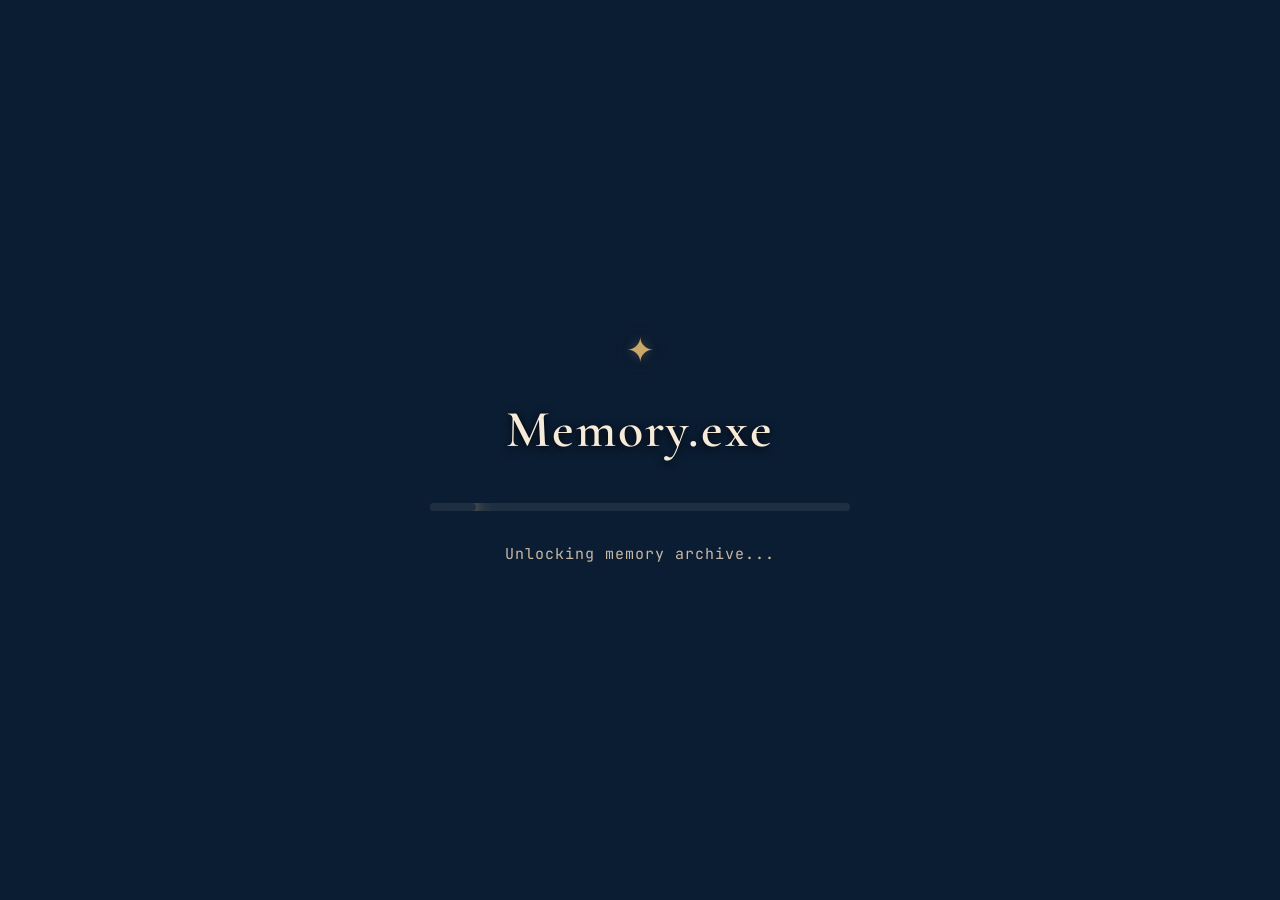
<file: index.html>
<!DOCTYPE html>
<html lang="en">
  
<head>
  <meta charset="UTF-8">
  <meta name="viewport" content="width=device-width,initial-scale=1.0">

  <title>Memory.exe</title>

  <!-- Google Fonts -->
  <link 
href="https://fonts.googleapis.com/css2?family=Cormorant+Garamond:wght@500;600&family=Inter:wght@300;400;500&family=JetBrains+Mono:wght@400&display=swap" 
rel="stylesheet">

  <link rel="stylesheet"href="style.css">
</head>

<body>
<div class="loader">
  <div class="logo">✦</div>
  <h1>Memory.exe</h1>
  <div class="progress-container">
    <div id="progressBar"></div>
  </div>
    <p id="loadingText"></p>
    
  </div>

  <script src="script.js"></script>
  
</body>
</html>
</file>
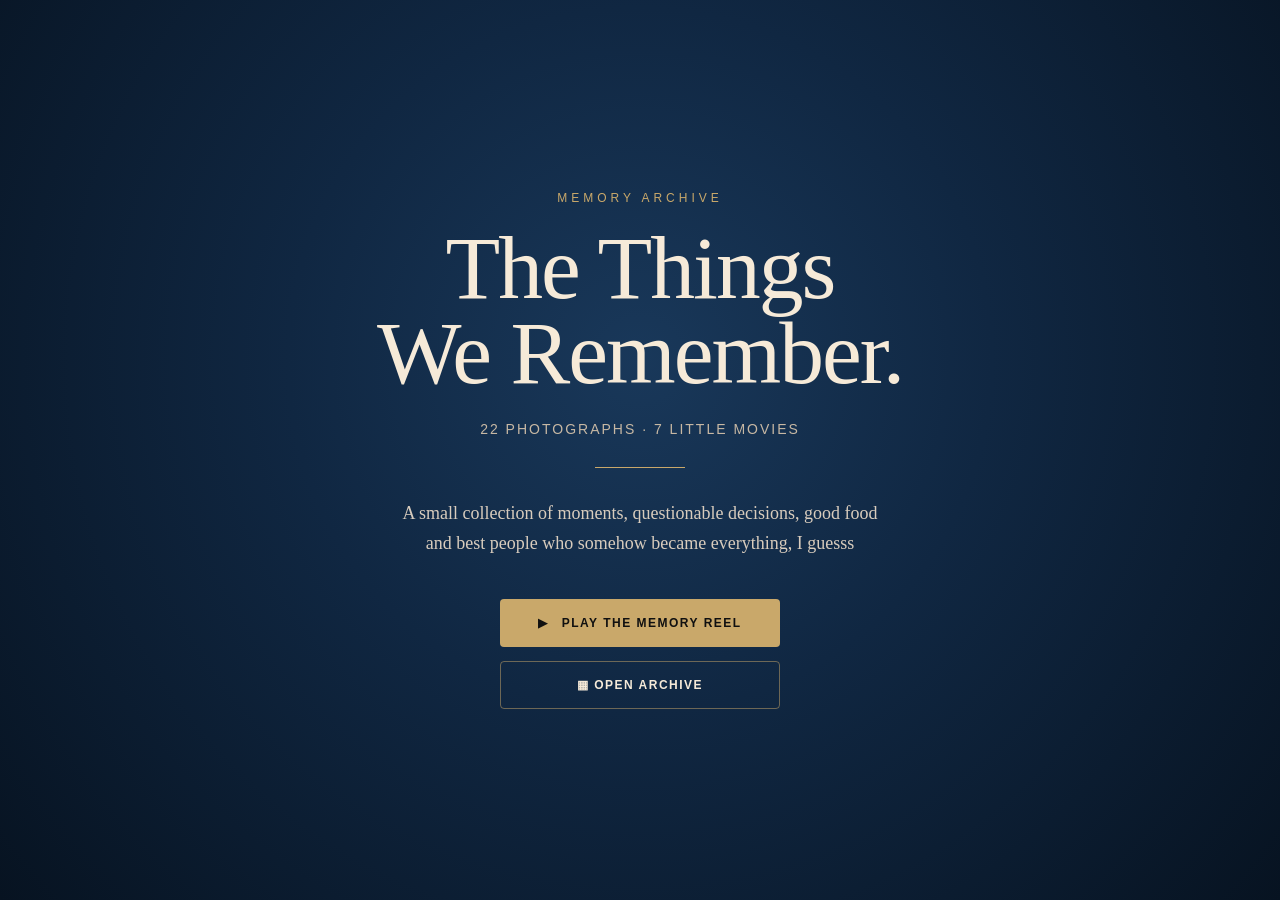
<file: gallery.html>
<!DOCTYPE html>
<html lang="en">

<head>

    <meta charset="UTF-8">

    <meta name="viewport"
        content="width=device-width, initial-scale=1.0">

    <title>Memory Archive</title>

    <link rel="stylesheet" href="gallery.css">

</head>


<body>

    <main id="gallery">


        <!-- ==========================================
             GALLERY HOME
        =========================================== -->

        <section id="galleryHome" class="screen active">

            <div class="homeContent">

                <div class="archiveTag">
                    MEMORY ARCHIVE
                </div>

                <h1>
                    The Things<br>
                    We Remember.
                </h1>

                <p class="homeSubtitle">
                    22 photographs · 7 little movies
                </p>


                <div class="homeLine"></div>


                <p class="homeDescription">
                    A small collection of moments,
                    questionable decisions,
                    good food and best people
                    who somehow became everything, I guesss
                </p>


                <div class="galleryButtons">

                    <button
                        id="reelButton"
                        class="mainButton">

                        <span>▶</span>
                        PLAY THE MEMORY REEL

                    </button>


                    <button
                        id="archiveButton"
                        class="secondaryButton">

                        <span>▦</span>
                        OPEN ARCHIVE

                    </button>

                </div>

            </div>

        </section>



        <!-- ==========================================
             MEMORY REEL
        =========================================== -->

        <section id="memoryReel" class="screen">

            <div class="reelTopBar">

                <div class="reelLabel">
                    MEMORY REEL
                </div>


                <div
                    id="reelCounter"
                    class="reelCounter">

                    01 / 29

                </div>


                <button
                    id="skipReel"
                    class="smallButton">

                    SKIP

                </button>

            </div>



            <!-- MEMORY DISPLAY -->

            <div
                id="reelContent"
                class="reelContent">

                <!--
                    JavaScript will insert
                    the current memory here.
                -->

            </div>



            <!-- REEL CONTROLS -->

            <div class="reelBottom">

                <div
                    id="reelCaption"
                    class="reelCaption">

                </div>


                <button
                    id="nextMemory"
                    class="continueButton">

                    CONTINUE
                    <span>→</span>

                </button>

            </div>

        </section>



        <!-- ==========================================
             FULL ARCHIVE
        =========================================== -->

        <section
            id="memoryArchive"
            class="screen">

            <div class="archiveTopBar">


                <div class="archiveTitle">

                    <div class="archiveTag">
                        MEMORY ARCHIVE
                    </div>

                    <h2>
                        Everything.
                    </h2>

                    <p>
                        Nothing locked.
                        Nothing hidden.
                    </p>

                </div>


                <button
                    id="backHome"
                    class="smallButton">

                    ← BACK

                </button>

            </div>



            <!-- FILTERS -->

            <div class="archiveFilters">

                <button
                    class="filterButton active"
                    data-filter="all">

                    ALL

                </button>

                <button
                    class="filterButton"
                    data-filter="image">

                    PHOTOS

                </button>

                <button
                    class="filterButton"
                    data-filter="video">

                    VIDEOS

                </button>

            </div>



            <!-- MEMORY GRID -->

            <div
                id="memoryGrid"
                class="memoryGrid">

                <!--
                    JavaScript generates
                    all 29 memory cards here.
                -->

            </div>

        </section>



        <!-- ==========================================
             MEMORY VIEWER
        =========================================== -->

        <div
            id="memoryViewer"
            class="memoryViewer">


            <button
                id="closeViewer"
                class="viewerClose">

                ×

            </button>


            <div
                id="viewerContent"
                class="viewerContent">

                <!--
                    Image/video inserted here.
                -->

            </div>


            <div
                id="viewerCaption"
                class="viewerCaption">

                <!-- Caption -->

            </div>


            <div class="viewerControls">

                <button
                    id="previousMemory"
                    class="viewerArrow">

                    ←

                </button>


                <button
                    id="nextViewerMemory"
                    class="viewerArrow">

                    →

                </button>

            </div>

        </div>


    </main>


    <script src="gallery.js"></script>

</body>

</html>
</file>
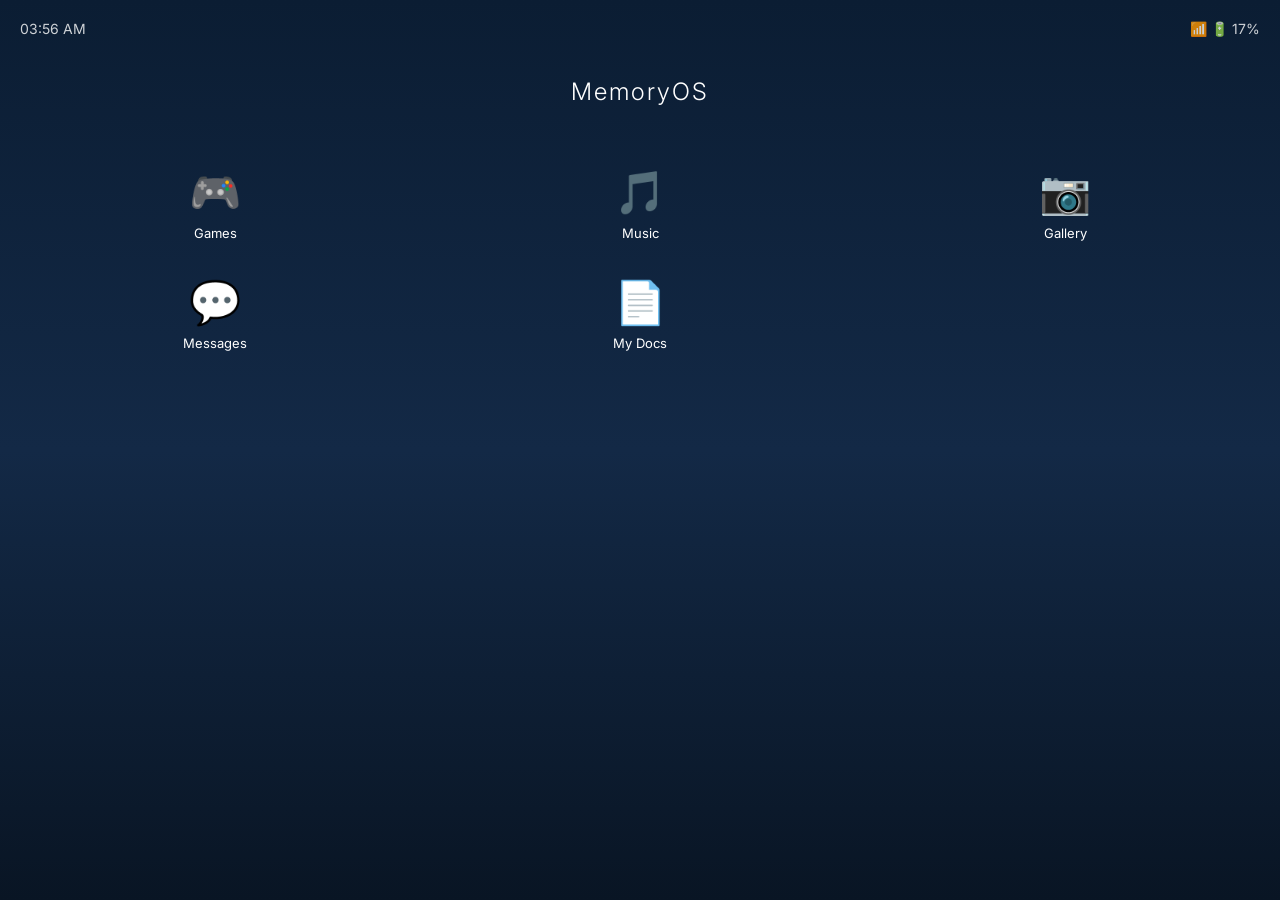
<file: home.html>
<!DOCTYPE html>
<html lang="en">

<head>

    <meta charset="UTF-8">

    <meta name="viewport"
          content="width=device-width, initial-scale=1.0">

    <title>MemoryOS</title>

    <link rel="stylesheet" href="home.css">

    <link href="https://fonts.googleapis.com/css2?family=Inter:wght@300;400;500&display=swap"
          rel="stylesheet">

</head>

<body>

    <div class="phone">

        <div class="status-bar">

            <span>03:56 AM</span>

            <span>📶 🔋 17%</span>

        </div>

        <h2 class="heading">MemoryOS</h2>

        <div class="apps">

            <div class="app"
                 onclick="openApp('games.html')">

                <span>🎮</span>

                <p>Games</p>

            </div>

            <div class="app"
                 onclick="openApp('music.html')">

                <span>🎵</span>

                <p>Music</p>

            </div>

            <div class="app"
                 onclick="openApp('gallery.html')">

                <span>📷</span>

                <p>Gallery</p>

            </div>

            <div class="app"
                 onclick="openApp('messages.html')">

                <span>💬</span>

                <p>Messages</p>

            </div>

            <div class="app"
                 onclick="openApp('downloads.html')">

                <span>📄</span>

                <p>My Docs</p>

            </div>


        </div>

    </div>

    <script src="home.js"></script>

</body>

</html>
</file>
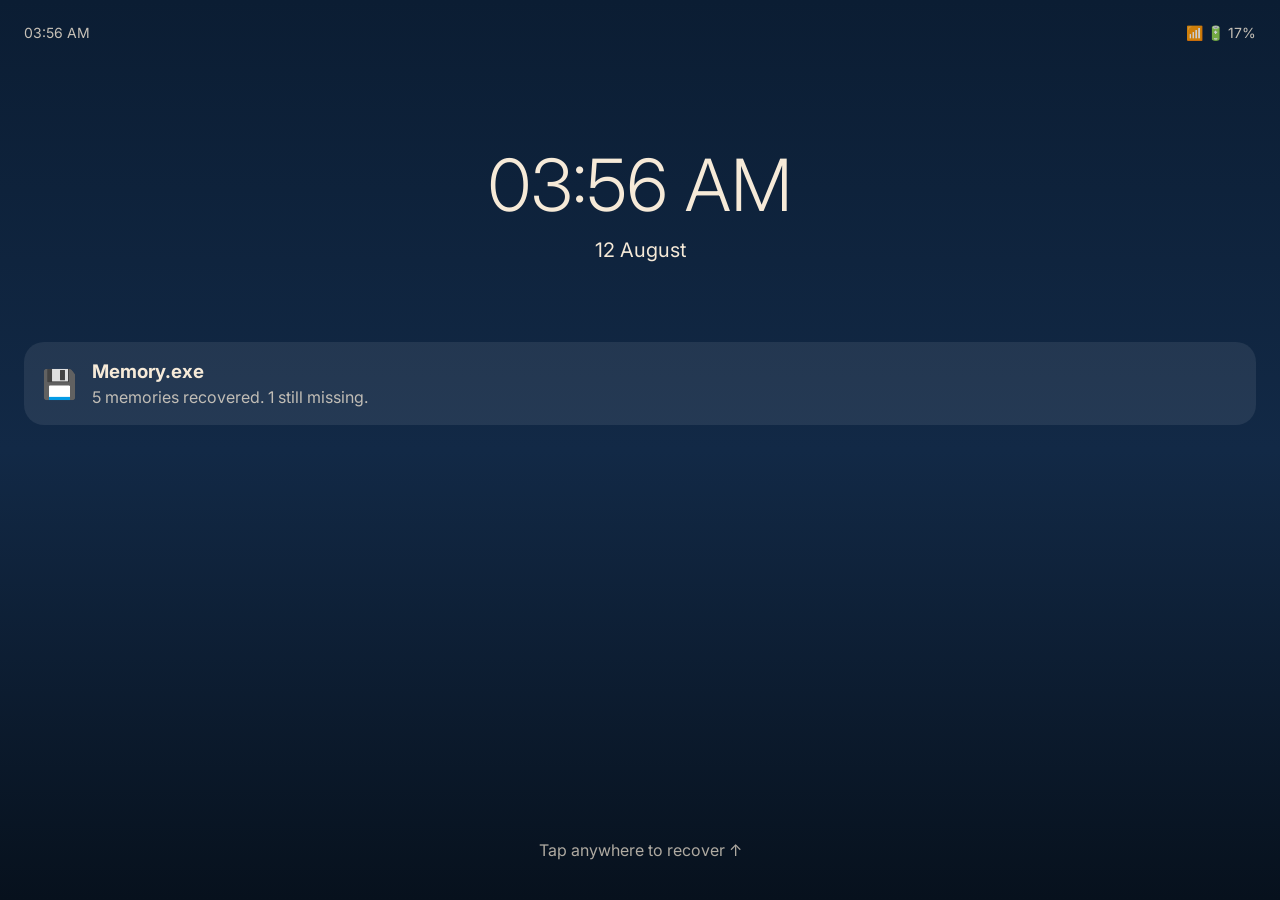
<file: lockscreen.html>
<!DOCTYPE html>
<html lang="en">

<head>

    <meta charset="UTF-8">
    <meta name="viewport" content="width=device-width, initial-scale=1.0">

    <title>Memory.exe</title>

    <link rel="stylesheet" href="lockscreen.css">

    <link href="https://fonts.googleapis.com/css2?family=Inter:wght@300;400;500&display=swap" rel="stylesheet">

</head>

<body>

    <div class="phone">

        <div class="status-bar">

            <span>03:56 AM</span>

            <span>📶 🔋 17%</span>

        </div>

        <div class="clock">

            <h1>03:56 AM</h1>

            <p>12 August</p>

        </div>

        <div class="notification">

            <div class="icon">💾</div>

            <div class="text">

                <h3>Memory.exe</h3>

                <p>5 memories recovered. 1 still missing.</p>

            </div>

        </div>

        <div class="unlock">

            Tap anywhere to recover ↑

        </div>

    </div>

    <script src="lockscreen.js"></script>

</body>

</html>
</file>
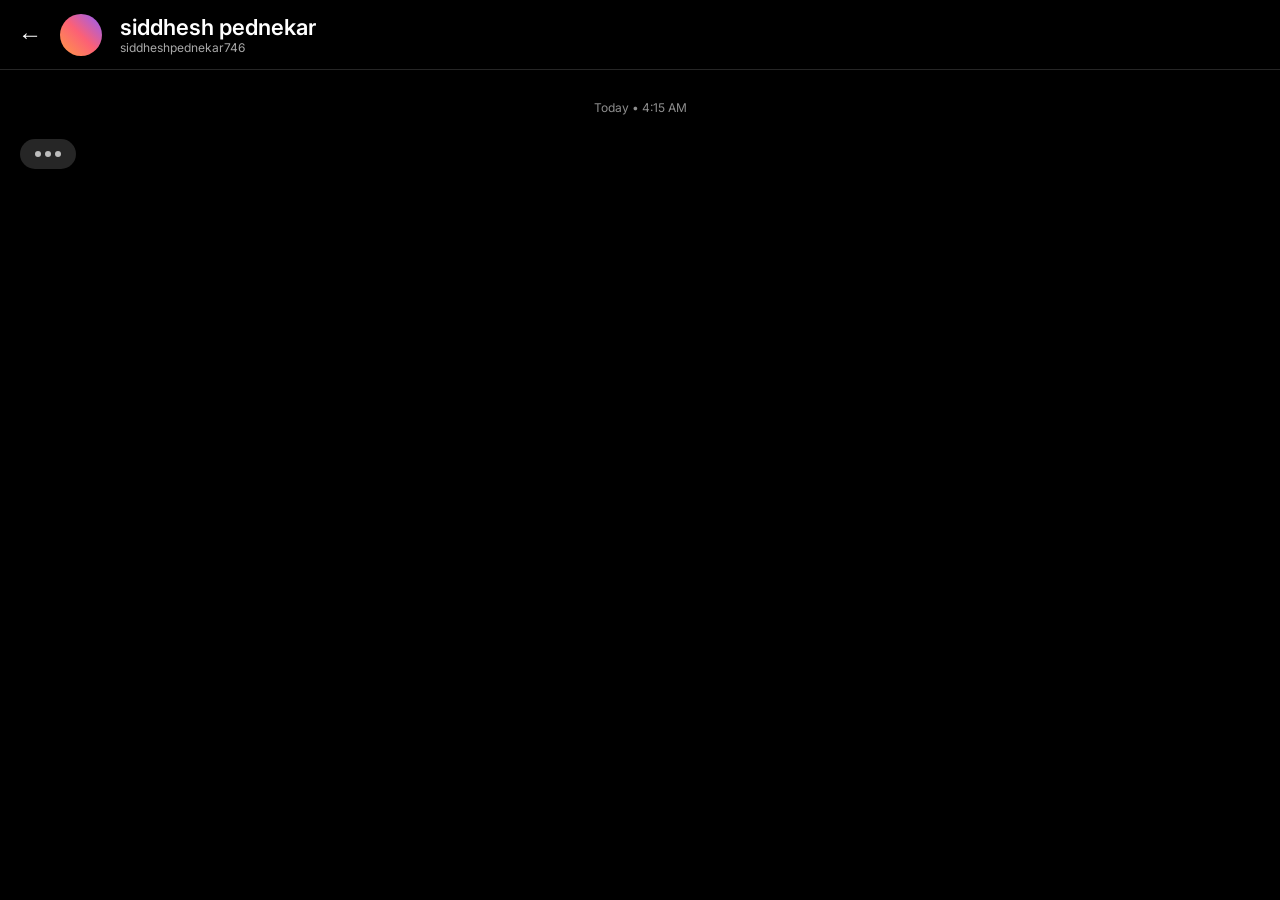
<file: messages.html>
<!DOCTYPE html>
<html lang="en">

<head>

    <meta charset="UTF-8">

    <meta name="viewport"
          content="width=device-width, initial-scale=1.0">

    <title>Messages</title>

    <link rel="stylesheet" href="messages.css">

    <link href="https://fonts.googleapis.com/css2?family=Inter:wght@300;400;500&display=swap"
          rel="stylesheet">

</head>

<body>

    <div class="phone">

        <div class="top-bar">

            <button onclick="goBack()">←</button>
            <div class="profile-pic"></div>
            <div>

            <h2>siddhesh pednekar</h2>
            <p class="userID">siddheshpednekar746</p>
            </div>
        </div>

        <div class="chat">

            <div class="center">
                Today • 4:15 AM
            </div>

            <div class="message left">
                Brr
            </div>

            <div class="message right">
                Chalo sote hai ab
            </div>

            <div class="reel">
                🍜 Shared a food reel
            </div>

            <div class="reel">
                👶 Shared a baby reel
            </div>

            <div class="reel">
                🦸 Shared a Marvel reel
            </div>

             <div class="center" id="morningTime">
                 Today • 7:05 AM
                </div>
            
            <div class="message right">
                Siddhesh bahar dekhhhh
            </div>

            <div class="message right">
                subah hogayiiii 🌅
            </div>

            <div class="message right">
                ab toh sote hai naa 
            </div>

            <div class="message left">
                good night 🌙
            </div>

            <div class="message left">
                Biebie**
            </div>

            <div class="message right">
                tu aur tera autocorrect 😂💕
            </div>

            <div class="center final">
                Memory archived successfully ✓
            </div>

        </div>

    </div>

    <script src="messages.js"></script>

</body>

</html>
</file>
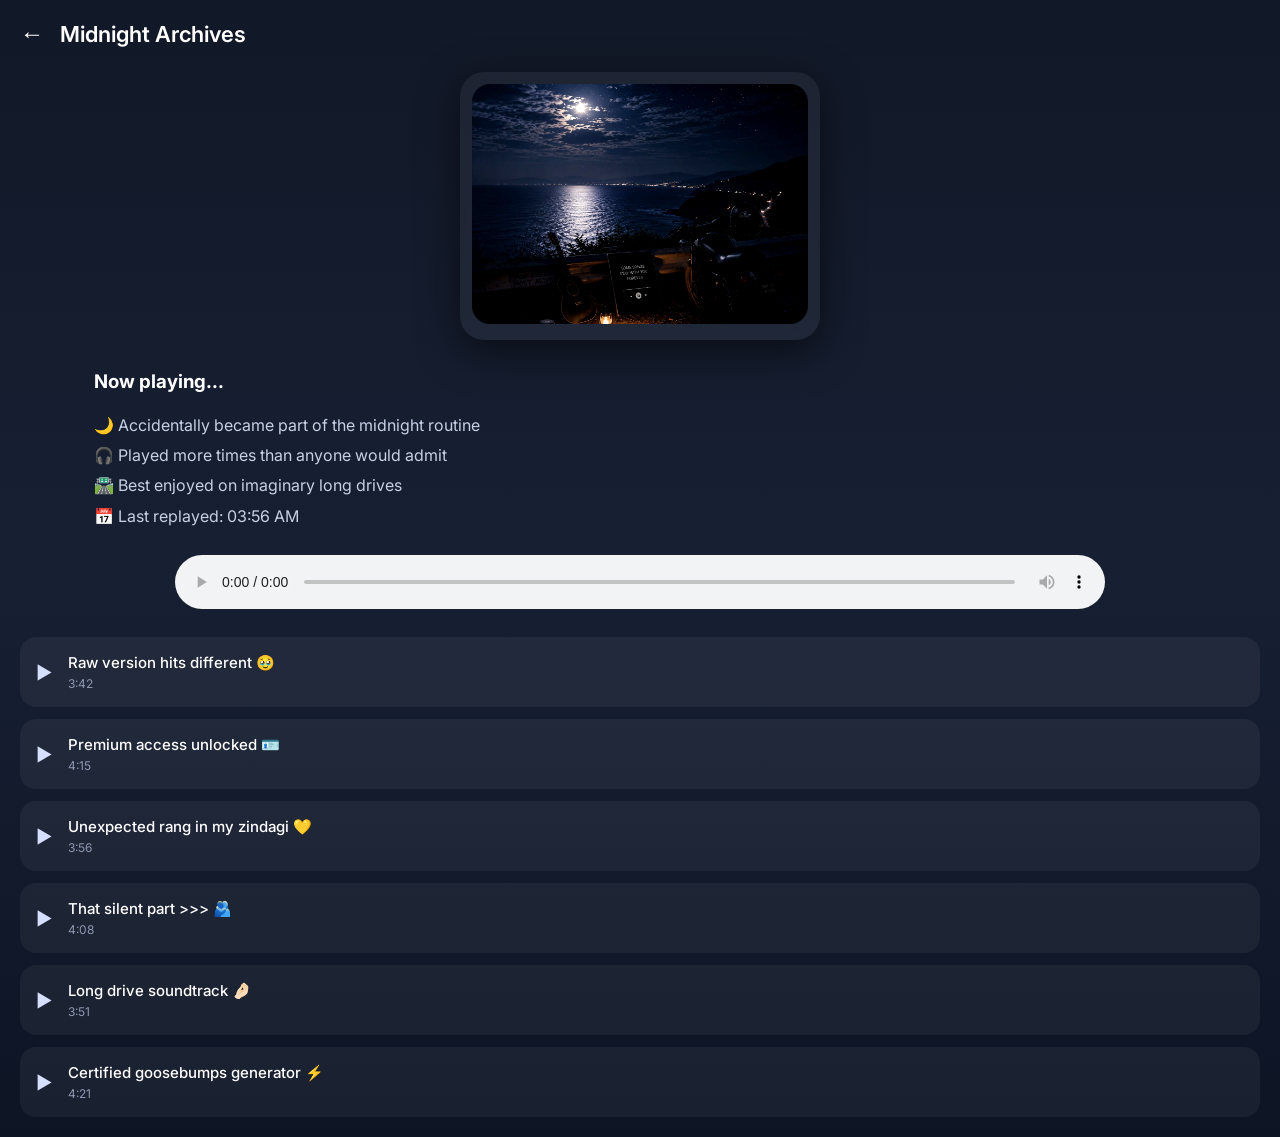
<file: music.html>
<!DOCTYPE html>

<html lang="en">

<head>

    <meta charset="UTF-8">

    <meta name="viewport"
        content="width=device-width, initial-scale=1.0">

    <title>Midnight Archives</title>

    <link rel="stylesheet" href="music.css">

    <link href="https://fonts.googleapis.com/css2?family=Inter:wght@300;400;500;600&display=swap"
        rel="stylesheet">

</head>

<body>

    <div class="phone">

        <div class="top-bar">

            <button onclick="goBack()">←</button>

            <h2>Midnight Archives</h2>

        </div>

        <div class="cover-frame">

            <img src="assets/music/cover.jpg" class="cover">

        </div>

        <div class="stats">

            <h3>Now playing...</h3>

            <p>🌙 Accidentally became part of the midnight routine</p>

            <p>🎧 Played more times than anyone would admit</p>

            <p>🛣️ Best enjoyed on imaginary long drives</p>

            <p>📅 Last replayed: 03:56 AM</p>

        </div>

        <audio id="player" controls></audio>

        <div class="playlist">

            <div class="song" onclick="playSong(1)">

                <span class="play-icon">▶</span>

                <div>

                    <h3>Raw version hits different 🥹</h3>

                    <p>3:42</p>

                </div>

            </div>

            <div class="song" onclick="playSong(2)">

                <span class="play-icon">▶</span>

                <div>

                    <h3>Premium access unlocked 🪪</h3>

                    <p>4:15</p>

                </div>

            </div>

            <div class="song" onclick="playSong(3)">

                <span class="play-icon">▶</span>

                <div>

                    <h3>Unexpected rang in my zindagi 💛</h3>

                    <p>3:56</p>

                </div>

            </div>

            <div class="song" onclick="playSong(4)">

                <span class="play-icon">▶</span>

                <div>

                    <h3>That silent part >>> 🫂</h3>

                    <p>4:08</p>

                </div>

            </div>

            <div class="song" onclick="playSong(5)">

                <span class="play-icon">▶</span>

                <div>

                    <h3>Long drive soundtrack 🤌🏻</h3>

                    <p>3:51</p>

                </div>

            </div>

            <div class="song" onclick="playSong(6)">

                <span class="play-icon">▶</span>

                <div>

                    <h3>Certified goosebumps generator ⚡</h3>

                    <p>4:21</p>

                </div>

            </div>

        </div>

    </div>

    <script src="music.js"></script>

</body>

</html>
</file>
<file: style.css>
:root{

--bg:#0B1D33;
--card:#16324F;
--text:#F6EAD8;
--muted:#C7B8A4;
--gold:#C9A86A;

}

*{
margin:0;
padding:0;
box-sizing:border-box;
}

body{

background:var(--bg);
height:100vh;

display:flex;
justify-content:center;
align-items:center;

font-family:'Inter',sans-serif;

overflow:hidden;

}

body::before{
  content:"";
  position:fixed;
  inset:0;
  opacity:06;
  background-image:
  radial-gradient(circle at 20% 20%, rgba(255,255,255,.12) 1px, transparent 1px),
  radial-gradient(circle at 80% 40%, rgba(255,255,255,.08) 1px, transparent 1px),
  radial-gradient(circle at 60% 70%, rgba(255,255,255,.10) 1px, transparent 1px),
  radial-gradient(circle at 30% 80%, rgba(255,255,255,.07) 1px, transparent 1px),
  background-size:120px 120px;
  mix-blend-mode:soft-light;
}

.loader{

text-align:center;
width:420px;
animation:fade 1.5s ease;
}

.logo{

font-size:34px;
color:var(--gold);

margin-bottom:28px;

text-shadow:
  0 0 10px rgba(201,168,106,.25),
  0 0 25px rgba(201,168,106,.18),
  0 0 40px rgba(201,168,106,.10);

animation:pulse 3s ease-in-out infinite;

}

h1{

font-family:'Cormorant Garamond',serif;

font-size:52px;

font-weight:600;

letter-spacing:2px;

color:var(--text);

margin-bottom:42px;

text-shadow:
  0 2px 10px rgba(0,0,0.35);

}

.progress-container{

width:100%;
height:8px;

background:rgba(255,255,255,.08);

border-radius:30px;

overflow:hidden;

margin-bottom:30px;

}

#progressBar{

height:100%;

width:0%;

background:linear-gradient(
  90deg,
  #B89255
  #C9A86A
  #E3C78D
  );

box-shadow:
  0 0 10px rgba(201,168,106,.25),
  0 0 20px rgba(201,168,106,12);

border-radius:30px;

transition:width .35s ease;

}

#loadingText{

font-family:'JetBrains Mono',monospace;

font-size:15px;

color:var(--muted);

min-height:30px;

letter-spacing:1px;

line-height:1.8;

opacity:.85;

transition:.5s;

}

@keyframes fadeIn{

from{
opacity:0;
transform:translateY(10px);
}

to{
opacity:1;
transform:translateY(0);
}
}

.finished{

display:flex;
flex-direction:column;
align-items:center;
gap:22px;
}

.finished p{

fontfamily:'Cormorant Garamond',serif;
font-size:24px;
color:var(--text);
line-height:1.5;
}

.fadeBtn{
opacity:0;
animation:fadeIn .8s forwards;
background:none;
border:1px solid var(--gold);
padding:12px 26px;
border-radius:30px;
cursor:pointer;
font-size:15px;
transition:3s;
}

.fadeBtn.hover{
  background:var(--gold);
  color:var(--gold);
  transform:translateY(-2px);
}

@keyframes fadeIn{
  from{
    opacity:0;
    transform:translateY(8px);
  }
  to{
    opacity:1;
    transform:translateY(0);
  }
}

#beginBtn{
background:transparent;
border:1px solid var(--gold);
color:vaar(--gold);
padding:12px 34px;
font-family:'Inter',sans-serif;
font-size:15px;
border-radius:999px;
cursor:pointer;
transition:.35s ease;
}

#beginBtn:hover{
  background:var(--gold);
  color:var(--bg);
  transform:translateY(-2px)
}

/* =====================================================
                 CINEMATIC INTRO V2
===================================================== */

.scene{

position:relative;
width:100vw;
height:100vh;
overflow:hidden;
background:#000;

}

.room{

position:absolute;
inset:0;

width:100%;
height:100%;

object-fit:cover;

opacity:0;

animation:

fadeRoom 2s ease forwards,
cameraMove 15s ease forwards;

filter:

brightness(.52)
contrast(1.12)
saturate(1.02);

will-change:transform;

}

.dust{

position:absolute;
inset:0;
pointer-events:none;
overflow:hidden;
}

.dust::before,
.dust::after{
  content:"";
  position:absolute;
  width:5px;
  height:5px;

  background:rgba(255,245,220,.42);
  border-radius:50%;
  box-shadow:
4vw 8vh rgba(255,245,220,.16),
9vw 22vh rgba(255,245,220,.22),
14vw 62vh rgba(255,245,220,.18),
21vw 35vh rgba(255,245,220,.12),
28vw 80vh rgba(255,245,220,.20),
35vw 18vh rgba(255,245,220,.15),
42vw 72vh rgba(255,245,220,.18),
50vw 40vh rgba(255,245,220,.22),
57vw 12vh rgba(255,245,220,.16),
64vw 60vh rgba(255,245,220,.18),
72vw 28vh rgba(255,245,220,.20),
80vw 75vh rgba(255,245,220,.14),
88vw 45vh rgba(255,245,220,.18),
95vw 18vh rgba(255,245,220,.20);

  animation: dustDrift 26s linear infinite;
  filter:blur(.4px);
}

.dust::after{
  animation-duration:18s;
  opacity:.8;
  transform:scale(.8);
}

.vignette{

position:absolute;
inset:0;

background:

radial-gradient(circle,
transparent 45%,
rgba(0,0,0,.45) 100%);

pointer-events:none;

}

@keyframes fadeRoom{

from{

opacity:0;

}

to{

opacity:1;

}

}

@keyframes cameraMove{

0%{

transform:
  translateX(0px)
  translateY(0px)
  rotate(.2deg)
  scale(1);
  filter:blur(3px);

}

20%{
  filter:blur(2px);
}

40%{
  filter:blur(1px);
}

60%{

transform:
  translateX(-6px)
  translateY(-5px)
  rotate(.1deg)
  scale(1.08);
  filter:blur(.4px);

}

  100%{
    transform:
      translateX(-18px)
      translateY(-14px)
      rotate(0deg)
      scale(1.22);
    filter:blur(0px);
  }

}

@keyframes dustDrift{

0%{

transform:translateY(18px)
translateX(0px);

}

50%{
  transform:
    translateY(-10px)
    translateX(8px);
}

100%{

transform:translateY(-35px)
  translateX(-6px);
}

}

body::after{
  content:"";
  position:fixed;
  inset:0;
  background:#000;
  pointer-events:none;
  animation:
    fadeBlack 2.2s ease forwards;
  z-index:999;
}

@keyframes fadeBlack{
  0%{
    opacity:1;
  }
  100%{
    opacity:0;
  }
}
</file>
<file: gallery.css>
/* =====================================================
   RESET
===================================================== */

* {
    margin: 0;
    padding: 0;
    box-sizing: border-box;
}


html,
body {
    width: 100%;
    height: 100%;
}


body {
    background: #0B1D33;
    color: #F6EAD8;
    font-family: Inter, Arial, sans-serif;
    overflow: hidden;
}


/* =====================================================
   MAIN GALLERY
===================================================== */

#gallery {
    position: relative;

    width: 100vw;
    height: 100vh;

    overflow: hidden;

    background:
        radial-gradient(
            circle at 50% 40%,
            #19385a 0%,
            #102742 42%,
            #071321 100%
        );
}


/* =====================================================
   GENERIC SCREEN
===================================================== */

.screen {
    position: absolute;

    inset: 0;

    width: 100%;
    height: 100%;

    opacity: 0;
    visibility: hidden;

    pointer-events: none;

    transition:
        opacity 0.8s ease,
        visibility 0.8s ease;
}


.screen.active {
    opacity: 1;
    visibility: visible;

    pointer-events: auto;
}


/* =====================================================
   GALLERY HOME
===================================================== */

#galleryHome {
    display: flex;

    align-items: center;
    justify-content: center;

    text-align: center;

    padding: 40px;
}


.homeContent {
    width: min(700px, 90vw);

    display: flex;
    flex-direction: column;
    align-items: center;

    animation: homeAppear 1.2s ease forwards;
}


.archiveTag {
    font-size: 12px;

    letter-spacing: 4px;

    color: #C9A86A;

    margin-bottom: 20px;

    text-transform: uppercase;
}


.homeContent h1 {
    font-family: Georgia, serif;

    font-size: clamp(52px, 7vw, 90px);

    line-height: 0.95;

    font-weight: 400;

    letter-spacing: -2px;

    color: #F6EAD8;

    margin-bottom: 25px;
}


.homeSubtitle {
    font-size: 14px;

    letter-spacing: 2px;

    color: #C7B8A4;

    text-transform: uppercase;
}


.homeLine {
    width: 90px;
    height: 1px;

    background: #C9A86A;

    margin: 30px 0;
}


.homeDescription {
    max-width: 500px;

    font-family: Georgia, serif;

    font-size: 18px;

    line-height: 1.7;

    color: #D8CCBD;
}


.galleryButtons {
    display: flex;

    flex-direction: column;

    gap: 14px;

    margin-top: 40px;

    width: 280px;
}


/* =====================================================
   BUTTONS
===================================================== */

.mainButton,
.secondaryButton,
.continueButton,
.smallButton,
.filterButton,
.viewerArrow {
    font-family: Inter, Arial, sans-serif;

    cursor: pointer;

    border: none;

    transition:
        transform 0.25s ease,
        background 0.25s ease,
        color 0.25s ease,
        border-color 0.25s ease;
}


.mainButton {
    width: 100%;

    padding: 17px 22px;

    background: #C9A86A;

    color: #101010;

    font-size: 12px;

    font-weight: 700;

    letter-spacing: 1.5px;

    border-radius: 4px;
}


.mainButton span {
    margin-right: 8px;
}


.mainButton:hover {
    transform: translateY(-3px);

    background: #E0C68C;
}


.secondaryButton {
    width: 100%;

    padding: 16px 22px;

    background: transparent;

    color: #F6EAD8;

    border: 1px solid rgba(201, 168, 106, 0.5);

    font-size: 12px;

    font-weight: 600;

    letter-spacing: 1.5px;

    border-radius: 4px;
}


.secondaryButton:hover {
    transform: translateY(-3px);

    border-color: #C9A86A;

    background: rgba(201, 168, 106, 0.08);
}


.smallButton {
    padding: 10px 16px;

    background: transparent;

    color: #C7B8A4;

    border: 1px solid rgba(246, 234, 216, 0.25);

    border-radius: 3px;

    font-size: 10px;

    letter-spacing: 1.5px;
}


.smallButton:hover {
    color: #F6EAD8;

    border-color: #C9A86A;
}


/* =====================================================
   MEMORY REEL
===================================================== */

#memoryReel {
    display: flex;

    flex-direction: column;

    padding: 28px 40px;
}


.reelTopBar {
    width: 100%;

    display: grid;

    grid-template-columns: 1fr auto 1fr;

    align-items: center;

    position: relative;

    z-index: 5;
}


.reelLabel {
    font-size: 10px;

    letter-spacing: 3px;

    color: #C9A86A;
}


.reelCounter {
    font-size: 11px;

    letter-spacing: 2px;

    color: #C7B8A4;
}


.reelTopBar .smallButton {
    justify-self: end;
}


/* =====================================================
   REEL CONTENT
===================================================== */

.reelContent {
    flex: 1;

    min-height: 0;

    display: flex;

    align-items: center;

    justify-content: center;

    position: relative;

    padding: 25px;
}


.reelContent img,
.reelContent video {
    display: block;

    max-width: 82vw;
    max-height: 68vh;

    width: auto;
    height: auto;

    object-fit: contain;

    border-radius: 3px;

    box-shadow:
        0 25px 70px rgba(0, 0, 0, 0.55);

    animation: memoryAppear 0.8s ease forwards;
}


.reelContent video {
    background: #000;
}


/* =====================================================
   REEL BOTTOM
===================================================== */

.reelBottom {
    min-height: 105px;

    display: flex;

    align-items: center;

    justify-content: space-between;

    gap: 30px;

    border-top: 1px solid rgba(246, 234, 216, 0.12);

    padding-top: 20px;
}


.reelCaption {
    max-width: 700px;

    font-family: Georgia, serif;

    font-size: 19px;

    line-height: 1.5;

    color: #E9DDCD;
}


.continueButton {
    flex-shrink: 0;

    padding: 13px 20px;

    background: #C9A86A;

    color: #101010;

    font-size: 11px;

    font-weight: 700;

    letter-spacing: 1.5px;

    border-radius: 3px;
}


.continueButton span {
    margin-left: 10px;
}


.continueButton:hover {
    transform: translateX(4px);

    background: #E0C68C;
}


/* =====================================================
   ARCHIVE
===================================================== */

#memoryArchive {
    overflow-y: auto;

    padding: 35px 5vw 60px;
}


.archiveTopBar {
    display: flex;

    align-items: flex-start;

    justify-content: space-between;

    margin-bottom: 35px;
}


.archiveTitle h2 {
    font-family: Georgia, serif;

    font-size: clamp(42px, 5vw, 70px);

    font-weight: 400;

    line-height: 1;

    margin-bottom: 10px;
}


.archiveTitle p {
    color: #C7B8A4;

    font-size: 13px;

    letter-spacing: 1px;
}


/* =====================================================
   FILTERS
===================================================== */

.archiveFilters {
    display: flex;

    gap: 8px;

    margin-bottom: 30px;
}


.filterButton {
    padding: 9px 15px;

    background: transparent;

    color: #C7B8A4;

    border: 1px solid rgba(246, 234, 216, 0.18);

    border-radius: 3px;

    font-size: 10px;

    letter-spacing: 1.5px;
}


.filterButton:hover,
.filterButton.active {
    background: #C9A86A;

    border-color: #C9A86A;

    color: #101010;
}


/* =====================================================
   MEMORY GRID
===================================================== */

.memoryGrid {
    display: grid;

    grid-template-columns:
        repeat(auto-fill, minmax(190px, 1fr));

    gap: 18px;
}


.memory-card {
    position: relative;

    width: 100%;
    aspect-ratio: 1 / 1.15;

    overflow: hidden;

    cursor: pointer;

    background: #12263E;

    border: 1px solid rgba(246, 234, 216, 0.08);

    border-radius: 3px;

    transition:
        transform 0.35s ease,
        border-color 0.35s ease;
}


.memory-card:hover {
    transform: translateY(-6px);

    border-color: rgba(201, 168, 106, 0.65);
}


.memory-card img,
.memory-card video {
    width: 100%;
    height: 100%;

    display: block;

    object-fit: cover;

    transition: transform 0.5s ease;
}

.memoryCard:hover img,
.memoryCard:hover video {
    transform: scale(1.04);
}


.memoryCardOverlay {
    position: absolute;

    left: 0;
    right: 0;
    bottom: 0;

    padding: 35px 15px 14px;

    background:
        linear-gradient(
            transparent,
            rgba(0, 0, 0, 0.85)
        );

    pointer-events: none;
}


.memoryType {
    font-size: 9px;

    letter-spacing: 2px;

    color: #C9A86A;

    margin-bottom: 5px;
}


.memoryCardTitle {
    font-family: Georgia, serif;

    font-size: 15px;

    color: #F6EAD8;
}


/* =====================================================
   FULLSCREEN VIEWER
===================================================== */

.memoryViewer {
    position: fixed;

    inset: 0;

    display: flex;

    flex-direction: column;

    align-items: center;

    justify-content: center;

    padding: 60px 40px 40px;

    background:
        rgba(3, 9, 17, 0.97);

    opacity: 0;

    visibility: hidden;

    pointer-events: none;

    z-index: 100;

    transition:
        opacity 0.4s ease,
        visibility 0.4s ease;
}


.memoryViewer.active {
    opacity: 1;

    visibility: visible;

    pointer-events: auto;
}


.viewerClose {
    position: absolute;

    top: 25px;
    right: 30px;

    width: 42px;
    height: 42px;

    border: 1px solid rgba(246, 234, 216, 0.25);

    border-radius: 50%;

    background: transparent;

    color: #F6EAD8;

    font-size: 28px;

    font-weight: 200;

    cursor: pointer;

    z-index: 5;

    transition:
        background 0.25s ease,
        transform 0.25s ease;
}


.viewerClose:hover {
    background: rgba(201, 168, 106, 0.15);

    transform: rotate(90deg);
}


.viewerContent {
    max-width: 88vw;
    max-height: 72vh;

    display: flex;

    align-items: center;
    justify-content: center;
}


.viewerContent img,
.viewerContent video {
    max-width: 88vw;
    max-height: 72vh;

    width: auto;
    height: auto;

    object-fit: contain;

    border-radius: 3px;

    box-shadow:
        0 30px 100px rgba(0, 0, 0, 0.65);
}


.viewerCaption {
    max-width: 700px;

    margin-top: 22px;

    text-align: center;

    font-family: Georgia, serif;

    font-size: 17px;

    line-height: 1.5;

    color: #D8CCBD;
}


.viewerControls {
    display: flex;

    gap: 12px;

    margin-top: 20px;
}


.viewerArrow {
    width: 45px;
    height: 38px;

    background: transparent;

    color: #F6EAD8;

    border: 1px solid rgba(246, 234, 216, 0.2);

    border-radius: 3px;

    font-size: 18px;
}


.viewerArrow:hover {
    background: rgba(201, 168, 106, 0.15);

    border-color: #C9A86A;
}


/* =====================================================
   ANIMATIONS
===================================================== */

@keyframes homeAppear {

    from {
        opacity: 0;

        transform:
            translateY(20px);
    }

    to {
        opacity: 1;

        transform:
            translateY(0);
    }
}


@keyframes memoryAppear {

    from {
        opacity: 0;

        transform:
            scale(0.97)
            translateY(10px);
    }

    to {
        opacity: 1;

        transform:
            scale(1)
            translateY(0);
    }
}


/* =====================================================
   SCROLLBAR
===================================================== */

#memoryArchive::-webkit-scrollbar {
    width: 6px;
}


#memoryArchive::-webkit-scrollbar-track {
    background: transparent;
}


#memoryArchive::-webkit-scrollbar-thumb {
    background: rgba(201, 168, 106, 0.35);

    border-radius: 10px;
}


#memoryArchive::-webkit-scrollbar-thumb:hover {
    background: rgba(201, 168, 106, 0.65);
}


/* =====================================================
   MOBILE
===================================================== */

@media (max-width: 700px) {

    #galleryHome {
        padding: 25px;
    }


    .homeContent h1 {
        font-size: 52px;
    }


    .homeDescription {
        font-size: 16px;
    }


    #memoryReel {
        padding: 20px;
    }


    .reelTopBar {
        grid-template-columns: 1fr auto;

        grid-template-areas:
            "label counter"
            "skip skip";

        gap: 12px;
    }


    .reelLabel {
        grid-area: label;
    }


    .reelCounter {
        grid-area: counter;
    }


    .reelTopBar .smallButton {
        grid-area: skip;

        justify-self: start;
    }


    .reelContent {
        padding: 15px 0;
    }


    .reelContent img,
    .reelContent video {
        max-width: 92vw;
        max-height: 62vh;
    }


    .reelBottom {
        flex-direction: column;

        align-items: stretch;

        min-height: 130px;
    }


    .continueButton {
        width: 100%;
    }


    .memoryGrid {
        grid-template-columns:
            repeat(2, minmax(0, 1fr));

        gap: 10px;
    }


    #memoryArchive {
        padding: 25px 18px 40px;
    }


    .archiveTopBar {
        align-items: center;
    }


    .archiveTitle h2 {
        font-size: 42px;
    }


    .memoryViewer {
        padding: 60px 15px 25px;
    }


    .viewerContent img,
    .viewerContent video {
        max-width: 95vw;
        max-height: 65vh;
    }

}
</file>
<file: home.css>
* {

    margin: 0;
    padding: 0;
    box-sizing: border-box;

}

body {

    background: #091524;
    font-family: Inter, sans-serif;
    color: white;

}

.phone {

    width: 100vw;
    height: 100vh;

    background: linear-gradient(
        180deg,
        #0b1d33,
        #132946,
        #091524
    );

    padding: 20px;

}

.status-bar {

    display: flex;
    justify-content: space-between;

    opacity: 0.8;

    font-size: 14px;

}

.heading {

    text-align: center;

    margin-top: 40px;

    font-weight: 300;

    letter-spacing: 2px;

}

.apps {

    margin-top: 60px;

    display: grid;

    grid-template-columns: repeat(3, 1fr);

    gap: 35px;

}

.app {

    display: flex;

    flex-direction: column;

    align-items: center;

    cursor: pointer;

    transition: 0.3s;

}

.app span {

    font-size: 42px;

}

.app p {

    margin-top: 8px;

    font-size: 13px;

}

.app:active {

    transform: scale(0.9);

}

.hidden{
    display:none !important;
}
</file>
<file: lockscreen.css>
* {

    margin: 0;
    padding: 0;
    box-sizing: border-box;

}

body {

    background: #0b1d33;
    font-family: Inter, sans-serif;

    overflow: hidden;

}

.phone {

    width: 100vw;
    height: 100vh;

    background: linear-gradient(
        180deg,
        #0b1d33,
        #122946,
        #07111d
    );

    color: #f6ead8;

    padding: 24px;

    position: relative;

    transition: transform 0.8s ease;

}

.status-bar {

    display: flex;

    justify-content: space-between;

    font-size: 14px;

    opacity: 0.8;

}

.clock {

    margin-top: 100px;

    text-align: center;

}

.clock h1 {

    font-size: 72px;

    font-weight: 300;

}

.clock p {

    margin-top: 10px;

    font-size: 20px;

}

.notification {

    margin-top: 80px;

    padding: 18px;

    border-radius: 20px;

    background: rgba(255,255,255,0.08);

    display: flex;

    align-items: center;

    gap: 15px;

}

.icon {

    font-size: 28px;

}

.notification h3 {

    margin-bottom: 4px;

}

.notification p {

    opacity: 0.75;

}

.unlock {

    position: absolute;

    bottom: 40px;

    left: 50%;

    transform: translateX(-50%);

    opacity: 0.7;

    animation: bounce 1.5s infinite;

}

@keyframes bounce {

    0%,100% {

        transform: translateX(-50%) translateY(0);

    }

    50% {

        transform: translateX(-50%) translateY(-8px);

    }

}
</file>
<file: messages.css>
* {
    margin: 0;
    padding: 0;
    box-sizing: border-box;
}

body {
    background: #000000;
    font-family: Inter, sans-serif;
}

.phone {
    width: 100vw;
    min-height: 100vh;
    background: #000000;
}

/* Header */

.top-bar {
    height: 70px;

    display: flex;
    align-items: center;
    gap: 18px;

    padding: 0 18px;

    border-bottom: 1px solid #262626;

    position: sticky;
    top: 0;

    background: #000;
}

.top-bar button {
    border: none;
    background: none;
    color: #ffffff;

    font-size: 24px;

    cursor: pointer;
}

.top-bar h2 {
    font-size: 22px;
    font-weight: 600;
    color: #ffffff;
}

/* Chat area */

.chat {
    display: flex;
    flex-direction: column;

    gap: 12px;

    padding: 20px;
}

/* Left message */

.left {
    align-self: flex-start;

    background: #262626;

    color: #ffffff;

    padding: 12px 16px;

    border-radius: 18px;

    max-width: 75%;
}

/* Right message */

.right {
    align-self: flex-end;

    background:
        #833AB4;

    color: #ffffff;

    padding: 12px 16px;

    border-radius: 18px;

    max-width: 75%;
}

/* Reel cards */

.reel {
    align-self: flex-start;

    background: #D3D3D3;

    border: 1px solid #2d2d2d;

    border-radius: 14px;

    padding: 14px;

    width: 220px;

    color: #1a1a1a;

    font-size: 14px;
}

/* Time labels */

.center {
    text-align: center;

    color: #8e8e8e;

    font-size: 12px;

    margin: 10px 0;
}

.final {
    margin-top: 25px;

    font-style: italic;

    color: #999;
}

.profile-pic {
    width: 42px;
    height: 42px;

    border-radius: 50%;

    background: linear-gradient(
        45deg,
        #ff9a44,
        #fc6076,
        #8f5eff
    );
}

.userID {
    font-size: 12px;
    color: #a8a8a8;
    font-weight:400;
}

/* =====================================================
   LIVE CHAT ANIMATIONS
===================================================== */

/* Message reveal */

.messageReveal {
    animation: messageAppear 0.55s ease forwards;
}


/* Reel reveal */

.reelReveal {
    animation: reelAppear 0.65s ease forwards;
}


/* Typing indicator */

.typing-indicator {
    display: flex;

    align-items: center;

    gap: 4px;

    width: fit-content;

    padding: 12px 15px;

    border-radius: 18px;

    background: #262626;

    margin-top: 2px;

    animation: typingAppear 0.3s ease forwards;
}


/* Right-side typing */

.typing-indicator.right {
    align-self: flex-end;

    background: #833AB4;
}


/* Left-side typing */

.typing-indicator.left {
    align-self: flex-start;
}


/* Typing dots */

.typing-indicator span {
    width: 6px;
    height: 6px;

    background: #bdbdbd;

    border-radius: 50%;

    animation: typingDot 1s infinite ease-in-out;
}


.typing-indicator span:nth-child(2) {
    animation-delay: 0.15s;
}


.typing-indicator span:nth-child(3) {
    animation-delay: 0.3s;
}


/* =====================================================
   ANIMATIONS
===================================================== */

@keyframes messageAppear {

    from {
        opacity: 0;
        transform: translateY(12px) scale(0.96);
    }

    to {
        opacity: 1;
        transform: translateY(0) scale(1);
    }

}


@keyframes reelAppear {

    from {
        opacity: 0;
        transform: translateX(-15px) scale(0.96);
    }

    to {
        opacity: 1;
        transform: translateX(0) scale(1);
    }

}


@keyframes typingAppear {

    from {
        opacity: 0;
        transform: scale(0.9);
    }

    to {
        opacity: 1;
        transform: scale(1);
    }

}


@keyframes typingDot {

    0%,
    60%,
    100% {
        opacity: 0.35;
        transform: translateY(0);
    }

    30% {
        opacity: 1;
        transform: translateY(-3px);
    }

}
</file>
<file: music.css>
* {

    margin: 0;
    padding: 0;
    box-sizing: border-box;

}

body {

    background: #0d1424;

    font-family: Inter, sans-serif;

    color: white;

}

.phone {

    width: 100vw;

    min-height: 100vh;

    background: linear-gradient(

        180deg,

        #111827,

        #172033,

        #0d1424

    );

    padding: 20px;

}

.top-bar {

    display: flex;

    align-items: center;

    gap: 16px;

    margin-bottom: 24px;

}

.top-bar button {

    border: none;

    background: none;

    color: white;

    font-size: 24px;

    cursor: pointer;

}

.top-bar h2 {

    font-size: 22px;

    font-weight: 600;

}

.cover-frame {

    width: 88%;

    max-width: 360px;

    margin: auto;

    padding: 12px;

    border-radius: 24px;

    background: rgba(255, 255, 255, 0.05);

    backdrop-filter: blur(10px);

    box-shadow:

        0 12px 40px rgba(0, 0, 0, 0.55);

}

.cover {

    width: 100%;

    height: 240px;

    object-fit: cover;

    border-radius: 18px;

    filter: brightness(1.1) contrast(1.1);

}

.stats {

    width: 88%;

    margin: 24px auto;

    color: #c7d0e5;

    line-height: 1.9;

}

.stats h3 {

    color: white;

    margin-bottom: 10px;

}

audio {

    width: 75%;

    display: block;

    margin: 20px auto 28px auto;

}

.playlist {

    display: flex;

    flex-direction: column;

    gap: 12px;

}

.song {

    background: rgba(255, 255, 255, 0.05);

    border-radius: 16px;

    padding: 16px;

    display: flex;

    align-items: center;

    gap: 16px;

    cursor: pointer;

    transition: 0.3s;

}

.song:hover {

    background: rgba(255, 255, 255, 0.08);

}

.song:active {

    transform: scale(0.98);

}

.play-icon {

    font-size: 18px;

    color: #d7dfff;

}

.song h3 {

    font-size: 15px;

    font-weight: 500;

}

.song p {

    margin-top: 4px;

    color: #8e98b1;

    font-size: 12px;

}
</file>
